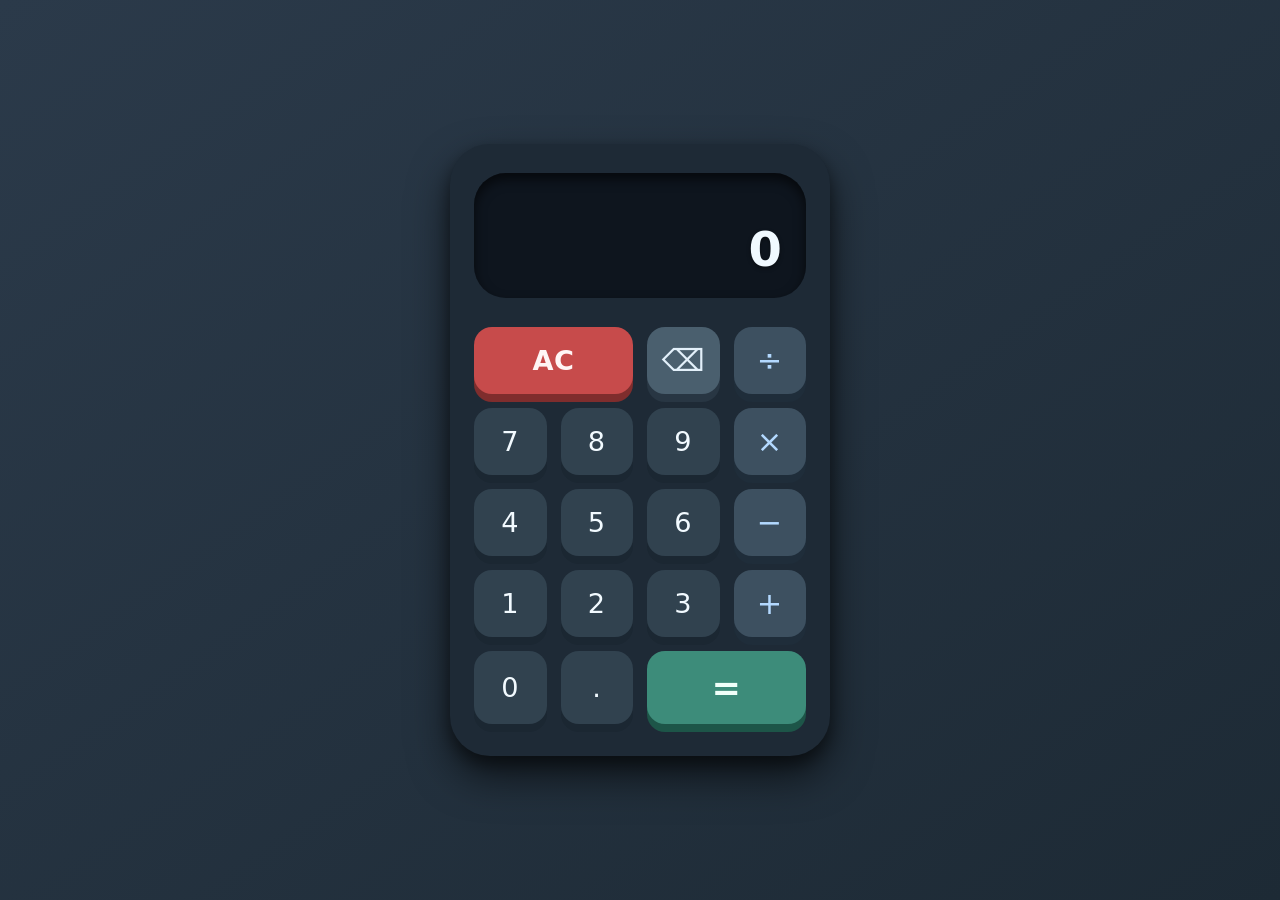
<file: index.html>
<!DOCTYPE html>
<html lang="en">
<head>
  <meta charset="UTF-8" />
  <meta name="viewport" content="width=device-width, initial-scale=1.0"/>
  <title>Group Calculator</title>
  <style>
    /* style.css – clean, modern, group-friendly design */
    * {
      margin: 0;
      padding: 0;
      box-sizing: border-box;
      font-family: 'Segoe UI', Roboto, system-ui, -apple-system, sans-serif;
    }

    body {
      min-height: 100vh;
      display: flex;
      justify-content: center;
      align-items: center;
      background: linear-gradient(145deg, #2b3a4a 0%, #1d2a35 100%);
      padding: 1rem;
    }

    .calculator {
      width: 100%;
      max-width: 380px;
      background: #1e2a36;
      border-radius: 2.5rem;
      padding: 1.8rem 1.5rem 2rem;
      box-shadow: 0 20px 40px rgba(0, 0, 0, 0.6), 0 8px 16px rgba(0, 0, 0, 0.4);
      backdrop-filter: blur(2px);
      transition: all 0.2s;
    }

    /* Display */
    .display {
      background: #0e151e;
      border-radius: 2rem;
      padding: 1.2rem 1.5rem;
      margin-bottom: 1.8rem;
      min-height: 100px;
      display: flex;
      flex-direction: column;
      justify-content: flex-end;
      align-items: flex-end;
      box-shadow: inset 0 6px 12px rgba(0,0,0,0.6);
      word-break: break-all;
    }

    .expression {
      font-size: 1.1rem;
      color: #a0b8cc;
      min-height: 1.8rem;
      line-height: 1.4;
      opacity: 0.9;
      width: 100%;
      text-align: right;
      font-weight: 300;
      letter-spacing: 0.3px;
    }

    .result {
      font-size: 3rem;
      font-weight: 600;
      color: #f0f9ff;
      line-height: 1.2;
      width: 100%;
      text-align: right;
      transition: all 0.15s;
      text-shadow: 0 2px 4px rgba(0,0,0,0.4);
    }

    .result.error {
      color: #ff6b6b;
      font-size: 2.5rem;
    }

    /* Buttons grid */
    .buttons {
      display: grid;
      grid-template-columns: repeat(4, 1fr);
      gap: 14px;
    }

    /* Button base */
    .btn {
      border: none;
      border-radius: 18px;
      padding: 1rem 0.2rem;
      font-size: 1.7rem;
      font-weight: 500;
      background: #26333f;
      color: #eaf0f8;
      box-shadow: 0 8px 0 #0f151c, 0 6px 12px rgba(0,0,0,0.3);
      cursor: pointer;
      transition: all 0.08s ease;
      display: flex;
      align-items: center;
      justify-content: center;
      letter-spacing: 0.5px;
      user-select: none;
      touch-action: manipulation;
    }

    .btn:active {
      transform: translateY(6px);
      box-shadow: 0 2px 0 #0f151c;
    }

    /* Number buttons */
    .btn-number {
      background: #31424f;
      color: #f2faff;
      box-shadow: 0 8px 0 #1b2732;
    }

    .btn-number:active {
      box-shadow: 0 2px 0 #1b2732;
    }

    .btn-number:hover {
      background: #3a4d5c;
    }

    /* Operator buttons */
    .btn-operator {
      background: #3d5060;
      color: #b3d9ff;
      box-shadow: 0 8px 0 #1f2d3a;
      font-size: 1.9rem;
    }

    .btn-operator:active {
      box-shadow: 0 2px 0 #1f2d3a;
    }

    .btn-operator:hover {
      background: #4a5f6e;
    }

    /* Clear & backspace */
    .btn-clear {
      background: #c74b4b;
      color: #fff5f5;
      box-shadow: 0 8px 0 #7f2d2d;
      font-weight: 600;
    }

    .btn-clear:active {
      box-shadow: 0 2px 0 #7f2d2d;
    }

    .btn-clear:hover {
      background: #d55a5a;
    }

    /* Equals */
    .btn-equals {
      background: #3d8c7a;
      color: #f0fff9;
      box-shadow: 0 8px 0 #1d5548;
      font-size: 2.2rem;
      font-weight: 600;
    }

    .btn-equals:active {
      box-shadow: 0 2px 0 #1d5548;
    }

    .btn-equals:hover {
      background: #4a9f8a;
    }

    /* Span two columns */
    .span-two {
      grid-column: span 2;
    }

    /* small adjustments */
    .btn[data-op="backspace"] {
      font-size: 1.9rem;
      background: #4a5f6e;
      color: #e3f0fa;
      box-shadow: 0 8px 0 #283643;
    }

    .btn[data-op="backspace"]:active {
      box-shadow: 0 2px 0 #283643;
    }

    .btn[data-op="backspace"]:hover {
      background: #566d7e;
    }

    /* responsive */
    @media (max-width: 420px) {
      .calculator { padding: 1.2rem 1rem 1.5rem; }
      .buttons { gap: 10px; }
      .btn { font-size: 1.5rem; padding: 0.9rem 0; border-radius: 16px; }
      .result { font-size: 2.5rem; }
      .expression { font-size: 1rem; }
    }
  </style>
</head>
<body>

  <div class="calculator" id="calculator">

    <!-- Display Screen -->
    <div class="display" id="display">
      <div class="expression" id="expression"></div>
      <div class="result" id="result">0</div>
    </div>

    <!-- Button Grid -->
    <div class="buttons">

      <!-- Row 1 -->
      <button class="btn btn-clear span-two" id="btn-clear">AC</button>
      <button class="btn btn-operator" data-op="backspace" id="btn-backspace">⌫</button>
      <button class="btn btn-operator" data-op="/">÷</button>

      <!-- Row 2 -->
      <button class="btn btn-number" data-num="7">7</button>
      <button class="btn btn-number" data-num="8">8</button>
      <button class="btn btn-number" data-num="9">9</button>
      <button class="btn btn-operator" data-op="*">×</button>

      <!-- Row 3 -->
      <button class="btn btn-number" data-num="4">4</button>
      <button class="btn btn-number" data-num="5">5</button>
      <button class="btn btn-number" data-num="6">6</button>
      <button class="btn btn-operator" data-op="-">−</button>

      <!-- Row 4 -->
      <button class="btn btn-number" data-num="1">1</button>
      <button class="btn btn-number" data-num="2">2</button>
      <button class="btn btn-number" data-num="3">3</button>
      <button class="btn btn-operator" data-op="+">+</button>

      <!-- Row 5 -->
      <button class="btn btn-number" data-num="0">0</button>
      <button class="btn btn-number" data-num=".">.</button>
      <button class="btn btn-equals span-two" id="btn-equals">=</button>

    </div>
  </div>

  <!-- ============================================= -->
  <!-- operations.js — Math Operations               -->
  <!-- ============================================= -->
  <script>
    // =============================================
    //  operations.js — Person 2: Math Operations
    //  Group Calculator
    //  Handles: add, subtract, multiply, divide
    // =============================================

    /**
     * Adds two numbers.
     * @param {number} a
     * @param {number} b
     * @returns {number}
     */
    function add(a, b) {
      return a + b;
    }

    /**
     * Subtracts b from a.
     * @param {number} a
     * @param {number} b
     * @returns {number}
     */
    function subtract(a, b) {
      return a - b;
    }

    /**
     * Multiplies two numbers.
     * @param {number} a
     * @param {number} b
     * @returns {number}
     */
    function multiply(a, b) {
      return a * b;
    }

    /**
     * Divides a by b.
     * Returns an error string if b is zero — handled visually by events.js.
     * @param {number} a
     * @param {number} b
     * @returns {number|string}
     */
    function divide(a, b) {
      if (b === 0) {
        return "Error: Division by zero";
      }
      return a / b;
    }

    /**
     * Master calculate function.
     * Takes two numbers and an operator string (+, -, *, /)
     * and routes to the correct operation.
     *
     * @param {number|string} a  - First operand
     * @param {string} op - Operator: '+' | '-' | '*' | '/'
     * @param {number|string} b  - Second operand
     * @returns {number|string}
     */
    function calculate(a, op, b) {
      const numA = parseFloat(a);
      const numB = parseFloat(b);

      if (isNaN(numA) || isNaN(numB)) {
        return "Error: Invalid input";
      }

      let result;

      switch (op) {
        case "+":
          result = add(numA, numB);
          break;
        case "-":
          result = subtract(numA, numB);
          break;
        case "*":
          result = multiply(numA, numB);
          break;
        case "/":
          result = divide(numA, numB);
          break;
        default:
          return "Error: Unknown operator";
      }

      // Round floating-point precision issues (e.g. 0.1 + 0.2)
      if (typeof result === "number") {
        result = parseFloat(result.toPrecision(12));
      }

      return result;
    }

    console.log("✅ operations.js loaded");
  </script>

  <!-- ============================================= -->
  <!-- events.js — Input & Event Handling           -->
  <!-- ============================================= -->
  <script>
    // =============================================
    //  events.js — Person 3: Input & Event Handling
    //  Group Calculator
    //  Handles: button clicks, state, display updates
    //  Depends on: operations.js (must load first)
    // =============================================

    // ---- Calculator State ----
    const state = {
      currentInput: "0",
      operator: null,
      previousInput: "",
      expression: "",
      justCalculated: false
    };

    // ---- DOM References ----
    const resultDisplay = document.getElementById("result");
    const expressionDisplay = document.getElementById("expression");

    // ---- Update Display ----
    function updateDisplay(value) {
      const displayValue = value || "0";
      resultDisplay.textContent = displayValue;
      
      // Add error styling if needed
      if (typeof displayValue === "string" && displayValue.includes("Error")) {
        resultDisplay.classList.add("error");
      } else {
        resultDisplay.classList.remove("error");
      }
    }

    function updateExpression(text) {
      expressionDisplay.textContent = text || "";
    }

    // ---- Handle Number / Decimal Button ----
    function handleNumber(num) {
      console.log("Number pressed:", num);
      
      if (state.justCalculated) {
        state.currentInput = "0";
        state.justCalculated = false;
      }

      if (state.currentInput === "0" && num !== ".") {
        state.currentInput = num;
      } else {
        if (num === "." && state.currentInput.includes(".")) {
          return;
        }
        state.currentInput += num;
      }

      updateDisplay(state.currentInput);
      console.log("Current input:", state.currentInput);
    }

    // ---- Handle Operator Button ----
    function handleOperator(op) {
      console.log("Operator pressed:", op);
      
      if (state.currentInput === "0" && state.previousInput === "") return;

      if (state.justCalculated) {
        state.previousInput = state.currentInput;
        state.justCalculated = false;
      }

      if (state.previousInput !== "" && state.currentInput !== "0" && state.operator) {
        const chained = calculate(state.previousInput, state.operator, state.currentInput);
        if (typeof chained === "string") {
          updateDisplay(chained);
          updateExpression("");
          resetState();
          return;
        }
        state.previousInput = String(chained);
        updateDisplay(state.previousInput);
      } else if (state.currentInput !== "0") {
        state.previousInput = state.currentInput;
      } else if (state.previousInput === "") {
        state.previousInput = "0";
      }

      state.operator = op;
      state.currentInput = "0";
      state.justCalculated = false;

      const symbol = getOperatorSymbol(op);
      state.expression = state.previousInput + " " + symbol;
      updateExpression(state.expression);
    }

    // ---- Handle Equals ----
    function handleEquals() {
      console.log("Equals pressed");
      
      if (state.previousInput === "" || state.currentInput === "0" || !state.operator) {
        return;
      }

      const fullExpr = state.previousInput + " " + getOperatorSymbol(state.operator) + " " + state.currentInput;
      const result = calculate(state.previousInput, state.operator, state.currentInput);

      updateExpression(fullExpr + " =");
      updateDisplay(result);

      if (typeof result !== "string") {
        state.previousInput = String(result);
        state.currentInput = "0";
        state.operator = null;
        state.justCalculated = true;
      } else {
        resetState();
        updateDisplay("0");
        updateExpression("");
      }
    }

    // ---- Handle Backspace ----
    function handleBackspace() {
      console.log("Backspace pressed");
      
      if (state.justCalculated) {
        resetState();
        updateDisplay("0");
        updateExpression("");
        return;
      }
      
      if (state.currentInput.length <= 1) {
        state.currentInput = "0";
      } else {
        state.currentInput = state.currentInput.slice(0, -1);
      }
      
      updateDisplay(state.currentInput);
    }

    // ---- Handle Clear ----
    function handleClear() {
      console.log("Clear pressed");
      resetState();
      updateDisplay("0");
      updateExpression("");
    }

    // ---- Reset ----
    function resetState() {
      state.currentInput = "0";
      state.operator = null;
      state.previousInput = "";
      state.expression = "";
      state.justCalculated = false;
    }

    // ---- Helper: Get Operator Symbol ----
    function getOperatorSymbol(op) {
      const symbols = {
        "+": "+",
        "-": "−",
        "*": "×",
        "/": "÷"
      };
      return symbols[op] || op;
    }

    // ---- Initialize Event Listeners ----
    document.addEventListener("DOMContentLoaded", function() {
      console.log("🚀 Calculator initialized!");
      
      // Number buttons
      document.querySelectorAll(".btn-number").forEach(btn => {
        btn.addEventListener("click", function(e) {
          const num = this.dataset.num;
          console.log("Number button clicked:", num);
          handleNumber(num);
        });
      });

      // Operator buttons
      document.querySelectorAll(".btn-operator").forEach(btn => {
        btn.addEventListener("click", function() {
          const op = this.dataset.op;
          if (op === "backspace") {
            handleBackspace();
          } else {
            handleOperator(op);
          }
        });
      });

      // Equals button
      document.getElementById("btn-equals").addEventListener("click", handleEquals);

      // Clear button
      document.getElementById("btn-clear").addEventListener("click", handleClear);

      // Keyboard support
      document.addEventListener("keydown", function(e) {
        const key = e.key;
        
        // Prevent default for calculator keys
        if (["0","1","2","3","4","5","6","7","8","9",".","+","-","*","/","Enter","=","Backspace","Escape"].includes(key)) {
          e.preventDefault();
        }

        if (key >= "0" && key <= "9") handleNumber(key);
        else if (key === ".") handleNumber(".");
        else if (key === "+") handleOperator("+");
        else if (key === "-") handleOperator("-");
        else if (key === "*") handleOperator("*");
        else if (key === "/") handleOperator("/");
        else if (key === "Enter" || key === "=") handleEquals();
        else if (key === "Backspace") handleBackspace();
        else if (key === "Escape") handleClear();
      });

      // Initial display
      updateDisplay("0");
      updateExpression("");
      console.log("✅ Ready!");
    });
  </script>

</body>
</html>
</file>
